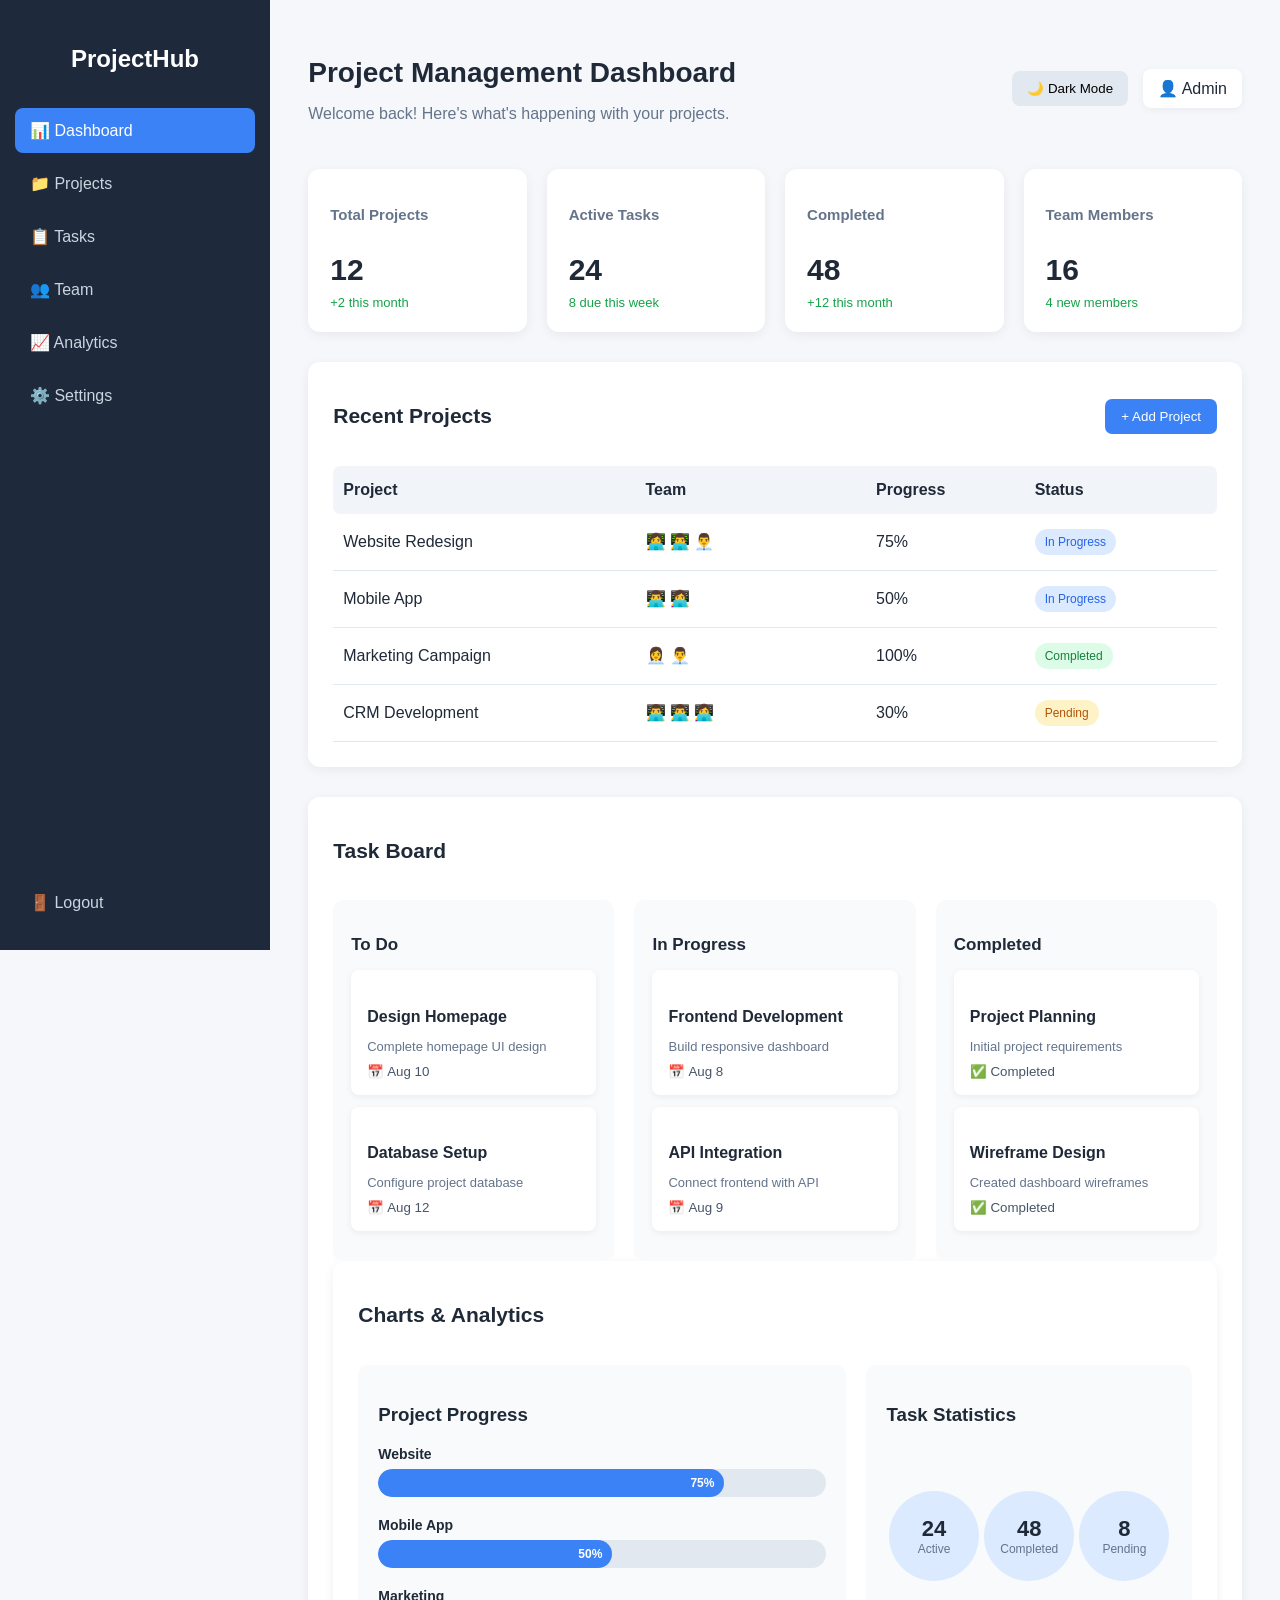
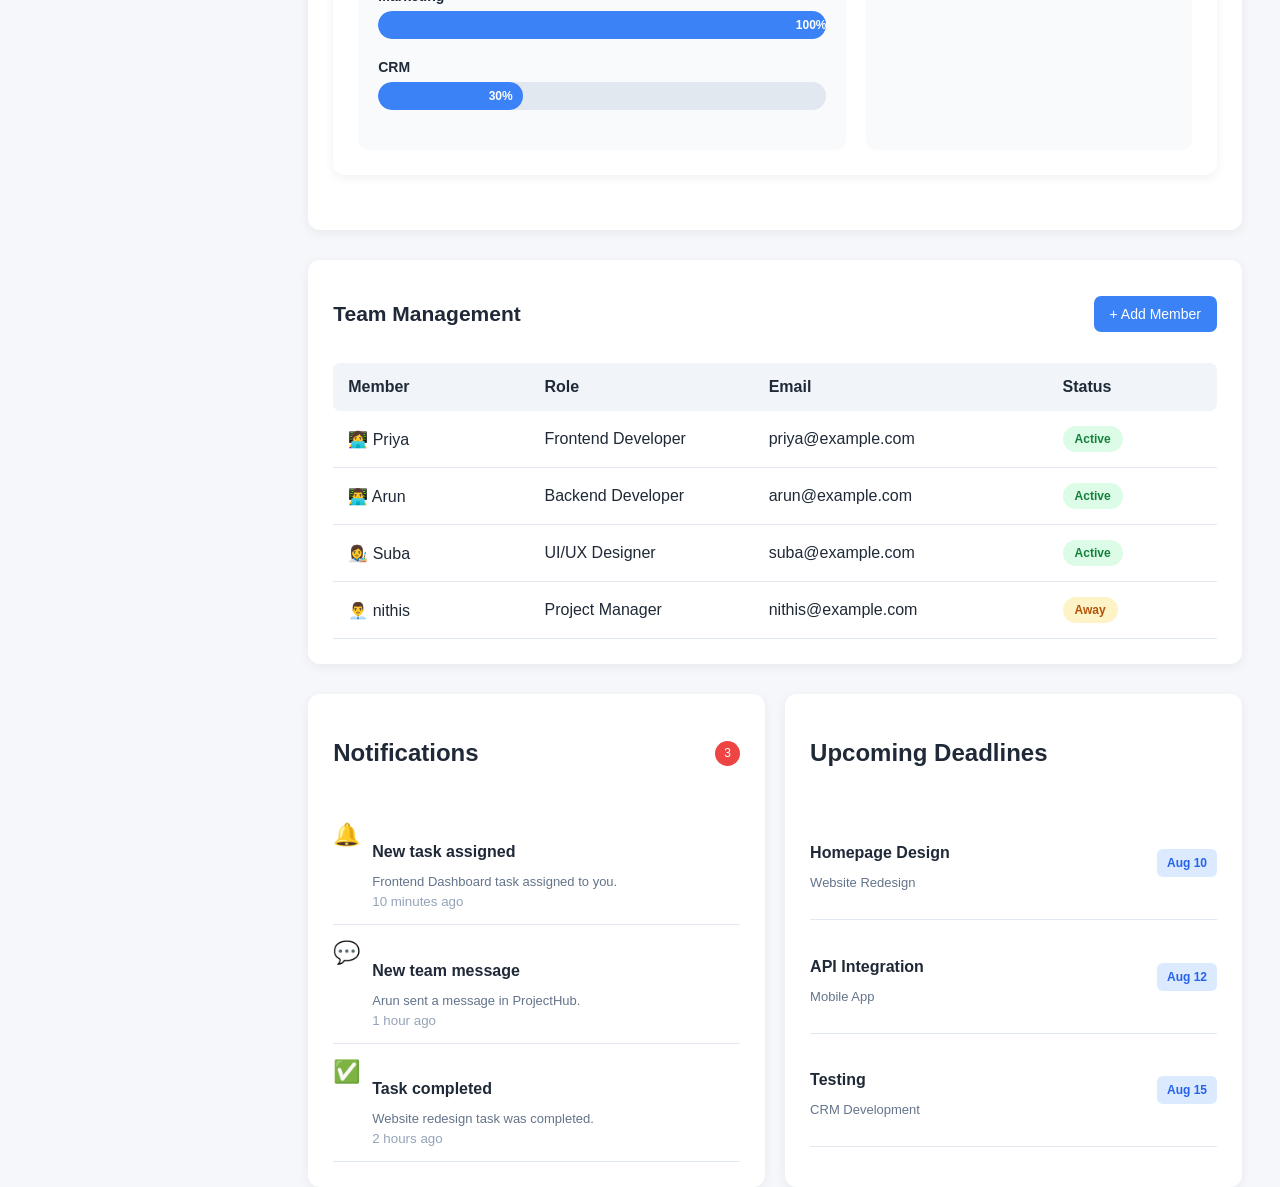
<file: index.html>
html
<!DOCTYPE html>
<html lang="en">
<head>
    <meta charset="UTF-8">
    <meta name="viewport" content="width=device-width, initial-scale=1.0">

    <title>Project Management Dashboard</title>

    <link rel="stylesheet" href="style.css">
</head>

<body>

    <!-- Sidebar -->
    <aside class="sidebar">

        <h2>ProjectHub</h2>

        <nav>
    <a href="index.html" class="active">📊 Dashboard</a>
    <a href="projects.html">📁 Projects</a>
    <a href="tasks.html">📋 Tasks</a>
    <a href="team.html">👥 Team</a>
    <a href="analytics.html">📈 Analytics</a>
    <a href="settings.html">⚙️ Settings</a>
</nav>

        <div class="sidebar-bottom">
            <a href="#">🚪 Logout</a>
        </div>

    </aside>


    <!-- Main Content -->
    <main class="main-content">

        <!-- Top Bar -->
        <header class="topbar">

            <div>
                <h1>Project Management Dashboard</h1>

                <p>
                    Welcome back! Here's what's happening with your projects.
                </p>
            </div>

            <div class="top-actions">

                <button id="themeBtn">
                    🌙 Dark Mode
                </button>

                <div class="profile">
                    👤 Admin
                </div>

            </div>

        </header>


        <!-- Statistics Cards -->
        <section class="stats">

            <div class="card">
                <h3>Total Projects</h3>
                <p class="number">12</p>
                <span>+2 this month</span>
            </div>

            <div class="card">
                <h3>Active Tasks</h3>
                <p class="number">24</p>
                <span>8 due this week</span>
            </div>

            <div class="card">
                <h3>Completed</h3>
                <p class="number">48</p>
                <span>+12 this month</span>
            </div>

            <div class="card">
                <h3>Team Members</h3>
                <p class="number">16</p>
                <span>4 new members</span>
            </div>

        </section>


        <!-- Recent Projects -->
        <section class="projects-section">

            <div class="section-header">

                <h2>Recent Projects</h2>

                <button class="add-btn">
                    + Add Project
                </button>

            </div>


            <div class="project-table">

                <div class="table-header">
                    <span>Project</span>
                    <span>Team</span>
                    <span>Progress</span>
                    <span>Status</span>
                </div>


                <div class="table-row">
                    <span>Website Redesign</span>
                    <span>👩‍💻 👨‍💻 👨‍💼</span>
                    <span>75%</span>
                    <span class="status progress">
                        In Progress
                    </span>
                </div>


                <div class="table-row">
                    <span>Mobile App</span>
                    <span>👨‍💻 👩‍💻</span>
                    <span>50%</span>
                    <span class="status progress">
                        In Progress
                    </span>
                </div>


                <div class="table-row">
                    <span>Marketing Campaign</span>
                    <span>👩‍💼 👨‍💼</span>
                    <span>100%</span>
                    <span class="status completed">
                        Completed
                    </span>
                </div>


                <div class="table-row">
                    <span>CRM Development</span>
                    <span>👨‍💻 👨‍💻 👩‍💻</span>
                    <span>30%</span>
                    <span class="status pending">
                        Pending
                    </span>
                </div>

            </div>

        </section>


        <!-- Task Board -->
        <section class="task-section">

            <div class="section-header">
                <h2>Task Board</h2>
            </div>


            <div class="task-board">


                <!-- To Do -->
                <div class="task-column">

                    <h3>To Do</h3>

                    <div class="task-card">

                        <h4>Design Homepage</h4>

                        <p>
                            Complete homepage UI design
                        </p>

                        <small>
                            📅 Aug 10
                        </small>

                    </div>


                    <div class="task-card">

                        <h4>Database Setup</h4>

                        <p>
                            Configure project database
                        </p>

                        <small>
                            📅 Aug 12
                        </small>

                    </div>

                </div>


                <!-- In Progress -->
                <div class="task-column">

                    <h3>In Progress</h3>

                    <div class="task-card">

                        <h4>Frontend Development</h4>

                        <p>
                            Build responsive dashboard
                        </p>

                        <small>
                            📅 Aug 8
                        </small>

                    </div>


                    <div class="task-card">

                        <h4>API Integration</h4>

                        <p>
                            Connect frontend with API
                        </p>

                        <small>
                            📅 Aug 9
                        </small>

                    </div>

                </div>


                <!-- Completed -->
                <div class="task-column">

                    <h3>Completed</h3>

                    <div class="task-card">

                        <h4>Project Planning</h4>

                        <p>
                            Initial project requirements
                        </p>

                        <small>
                            ✅ Completed
                        </small>

                    </div>


                    <div class="task-card">

                        <h4>Wireframe Design</h4>

                        <p>
                            Created dashboard wireframes
                        </p>

                        <small>
                            ✅ Completed
                        </small>

                    </div>

                </div>

            </div>

                    <!-- Charts & Analytics -->
        <section class="analytics-section">

            <div class="section-header">
                <h2>Charts & Analytics</h2>
            </div>

            <div class="charts-container">

                <!-- Project Progress Chart -->
                <div class="chart-card">

                    <h3>Project Progress</h3>

                    <div class="bar-chart">

                        <div class="bar-item">
                            <span>Website</span>
                            <div class="bar">
                                <div class="bar-fill" style="width: 75%;">
                                    75%
                                </div>
                            </div>
                        </div>

                        <div class="bar-item">
                            <span>Mobile App</span>
                            <div class="bar">
                                <div class="bar-fill" style="width: 50%;">
                                    50%
                                </div>
                            </div>
                        </div>

                        <div class="bar-item">
                            <span>Marketing</span>
                            <div class="bar">
                                <div class="bar-fill" style="width: 100%;">
                                    100%
                                </div>
                            </div>
                        </div>

                        <div class="bar-item">
                            <span>CRM</span>
                            <div class="bar">
                                <div class="bar-fill" style="width: 30%;">
                                    30%
                                </div>
                            </div>
                        </div>

                    </div>

                </div>


                <!-- Task Statistics -->
                <div class="chart-card">

                    <h3>Task Statistics</h3>

                    <div class="task-stats">

                        <div class="stat-circle">
                            <strong>24</strong>
                            <span>Active</span>
                        </div>

                        <div class="stat-circle">
                            <strong>48</strong>
                            <span>Completed</span>
                        </div>

                        <div class="stat-circle">
                            <strong>8</strong>
                            <span>Pending</span>
                        </div>

                    </div>

                </div>

            </div>

        </section>

        </section>
<!-- Team Management -->
<section class="team-section">

    <div class="section-header">
        <h2>Team Management</h2>

       <button class="add-member-btn" id="addMemberBtn">
    + Add Member
</button>
    </div>

    <div class="team-table">

        <div class="team-header">
            <span>Member</span>
            <span>Role</span>
            <span>Email</span>
            <span>Status</span>
        </div>

        <div class="team-row">
            <span>👩‍💻 Priya</span>
            <span>Frontend Developer</span>
            <span>priya@example.com</span>
            <span class="member-status active-status">
                Active
            </span>
        </div>

        <div class="team-row">
            <span>👨‍💻 Arun</span>
            <span>Backend Developer</span>
            <span>arun@example.com</span>
            <span class="member-status active-status">
                Active
            </span>
        </div>

        <div class="team-row">
            <span>👩‍🎨 Suba</span>
            <span>UI/UX Designer</span>
            <span>suba@example.com</span>
            <span class="member-status active-status">
                Active
            </span>
        </div>

        <div class="team-row">
            <span>👨‍💼 nithis</span>
            <span>Project Manager</span>
            <span>nithis@example.com</span>
            <span class="member-status away-status">
                Away
            </span>
        </div>

    </div>

</section>

<!-- Notifications & Deadlines -->

<section class="bottom-section">

    <!-- Notifications -->
    <div class="info-card">

        <div class="info-header">
            <h2>Notifications</h2>
            <span class="notification-count">3</span>
        </div>

        <div class="notification">
            <span class="notification-icon">🔔</span>

            <div>
                <h4>New task assigned</h4>
                <p>Frontend Dashboard task assigned to you.</p>
                <small>10 minutes ago</small>
            </div>
        </div>

        <div class="notification">
            <span class="notification-icon">💬</span>

            <div>
                <h4>New team message</h4>
                <p>Arun sent a message in ProjectHub.</p>
                <small>1 hour ago</small>
            </div>
        </div>

        <div class="notification">
            <span class="notification-icon">✅</span>

            <div>
                <h4>Task completed</h4>
                <p>Website redesign task was completed.</p>
                <small>2 hours ago</small>
            </div>
        </div>

    </div>


    <!-- Upcoming Deadlines -->
    <div class="info-card">

        <div class="info-header">
            <h2>Upcoming Deadlines</h2>
        </div>

        <div class="deadline">
            <div>
                <h4>Homepage Design</h4>
                <p>Website Redesign</p>
            </div>

            <span>Aug 10</span>
        </div>

        <div class="deadline">
            <div>
                <h4>API Integration</h4>
                <p>Mobile App</p>
            </div>

            <span>Aug 12</span>
        </div>

        <div class="deadline">
            <div>
                <h4>Testing</h4>
                <p>CRM Development</p>
            </div>

            <span>Aug 15</span>
        </div>

    </div>

</section>

    </main>


    <!-- JavaScript -->
    <script src="script.js"></script>

</body>
</html>
</file>
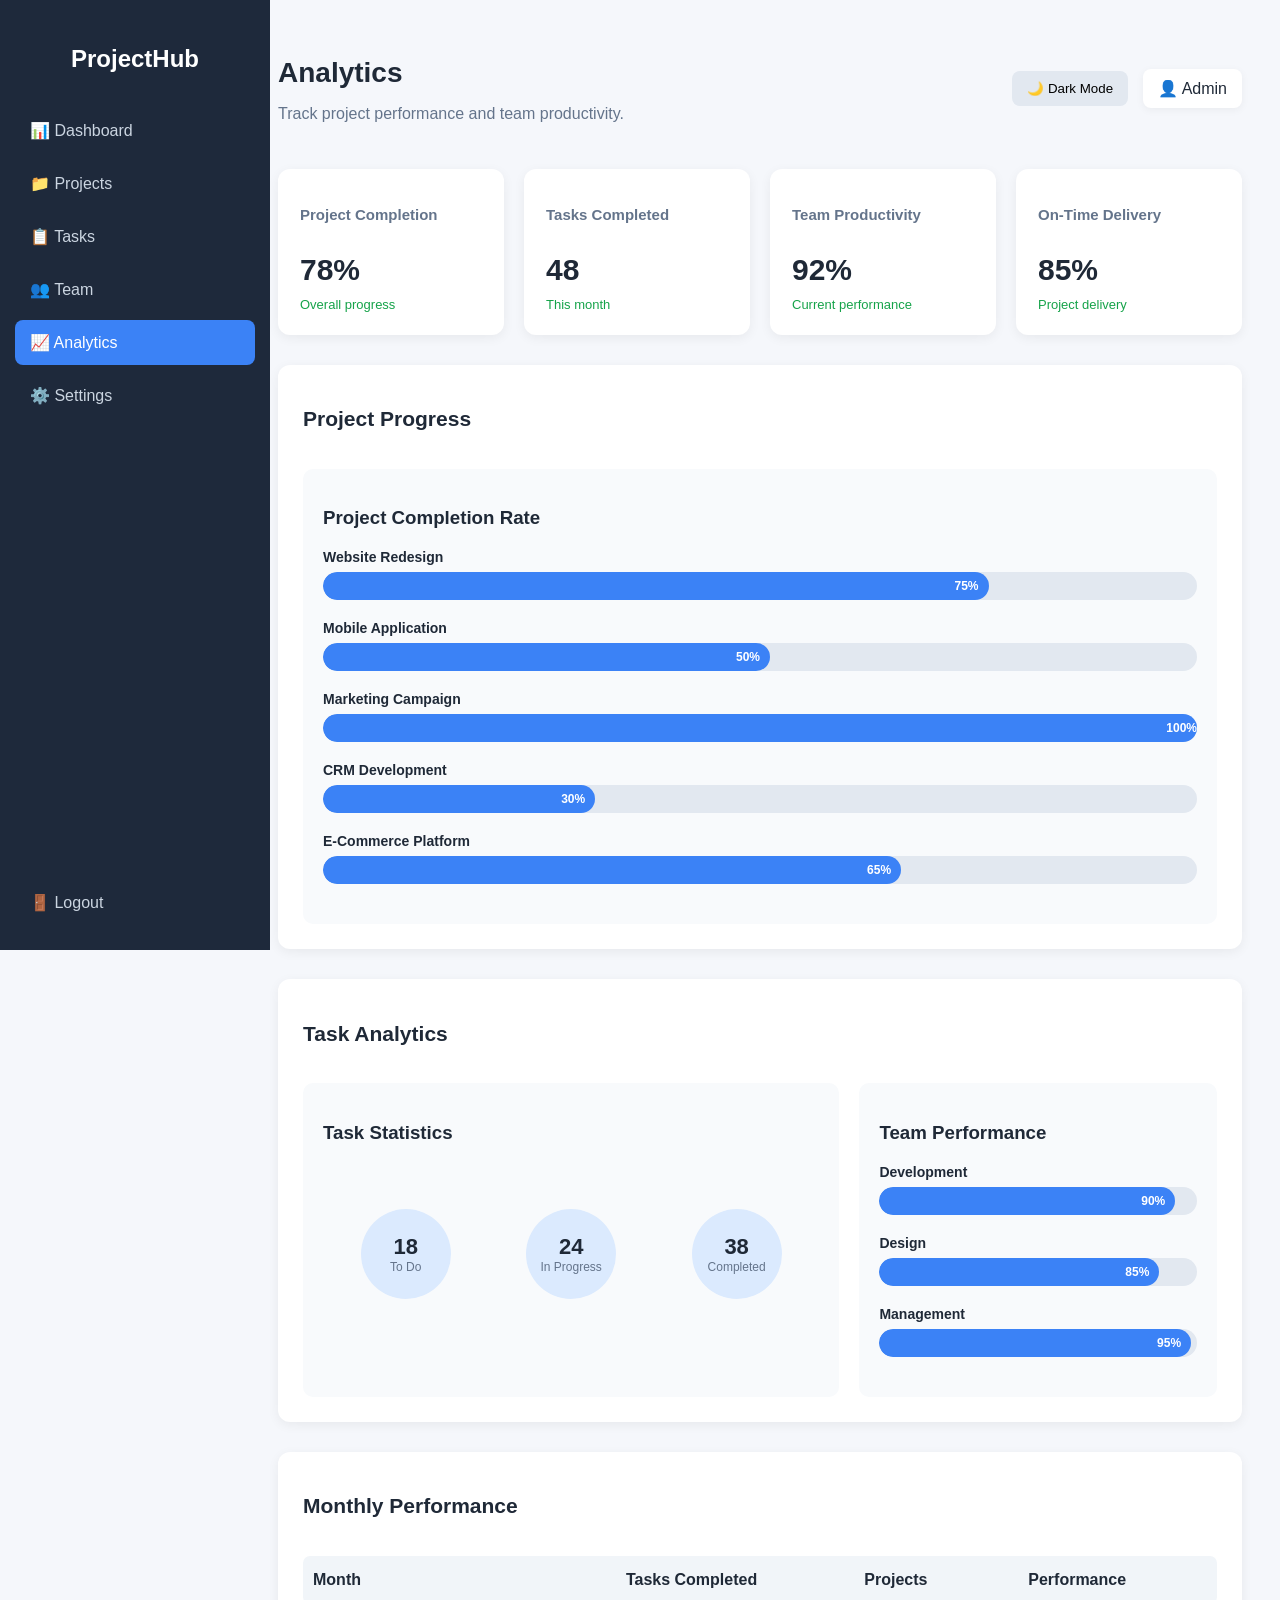
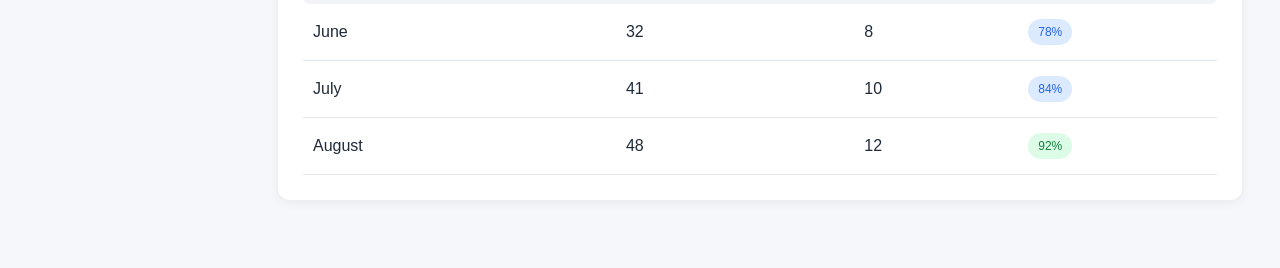
<file: analytics.html>
<!DOCTYPE html>
<html lang="en">

<head>
    <meta charset="UTF-8">
    <meta name="viewport" content="width=device-width, initial-scale=1.0">

    <title>Analytics - ProjectHub</title>

    <link rel="stylesheet" href="style.css">
</head>

<body>

    <!-- Sidebar -->

    <aside class="sidebar">

        <h2>ProjectHub</h2>

        <nav>
            <a href="index.html">📊 Dashboard</a>
            <a href="projects.html">📁 Projects</a>
            <a href="tasks.html">📋 Tasks</a>
            <a href="team.html">👥 Team</a>
            <a href="analytics.html" class="active">📈 Analytics</a>
            <a href="settings.html">⚙️ Settings</a>
        </nav>

        <div class="sidebar-bottom">
            <a href="index.html">🚪 Logout</a>
        </div>

    </aside>


    <!-- Main Content -->

    <main class="main-content">

        <!-- Header -->

        <header class="topbar">

            <div>

                <h1>Analytics</h1>

                <p>
                    Track project performance and team productivity.
                </p>

            </div>

            <div class="top-actions">

                <button id="themeBtn">
                    🌙 Dark Mode
                </button>

                <div class="profile">
                    👤 Admin
                </div>

            </div>

        </header>


        <!-- Analytics Statistics -->

        <section class="stats">

            <div class="card">

                <h3>Project Completion</h3>

                <p class="number">
                    78%
                </p>

                <span>
                    Overall progress
                </span>

            </div>


            <div class="card">

                <h3>Tasks Completed</h3>

                <p class="number">
                    48
                </p>

                <span>
                    This month
                </span>

            </div>


            <div class="card">

                <h3>Team Productivity</h3>

                <p class="number">
                    92%
                </p>

                <span>
                    Current performance
                </span>

            </div>


            <div class="card">

                <h3>On-Time Delivery</h3>

                <p class="number">
                    85%
                </p>

                <span>
                    Project delivery
                </span>

            </div>

        </section>


        <!-- Project Progress -->

        <section class="analytics-section">

            <div class="section-header">

                <h2>Project Progress</h2>

            </div>


            <div class="chart-card">

                <h3>Project Completion Rate</h3>

                <div class="bar-chart">


                    <div class="bar-item">

                        <span>Website Redesign</span>

                        <div class="bar">

                            <div class="bar-fill" style="width: 75%;">
                                75%
                            </div>

                        </div>

                    </div>


                    <div class="bar-item">

                        <span>Mobile Application</span>

                        <div class="bar">

                            <div class="bar-fill" style="width: 50%;">
                                50%
                            </div>

                        </div>

                    </div>


                    <div class="bar-item">

                        <span>Marketing Campaign</span>

                        <div class="bar">

                            <div class="bar-fill" style="width: 100%;">
                                100%
                            </div>

                        </div>

                    </div>


                    <div class="bar-item">

                        <span>CRM Development</span>

                        <div class="bar">

                            <div class="bar-fill" style="width: 30%;">
                                30%
                            </div>

                        </div>

                    </div>


                    <div class="bar-item">

                        <span>E-Commerce Platform</span>

                        <div class="bar">

                            <div class="bar-fill" style="width: 65%;">
                                65%
                            </div>

                        </div>

                    </div>

                </div>

            </div>

        </section>


        <!-- Task Analytics -->

        <section class="analytics-section">

            <div class="section-header">

                <h2>Task Analytics</h2>

            </div>


            <div class="charts-container">


                <!-- Task Statistics -->

                <div class="chart-card">

                    <h3>Task Statistics</h3>

                    <div class="task-stats">

                        <div class="stat-circle">

                            <strong>18</strong>

                            <span>To Do</span>

                        </div>


                        <div class="stat-circle">

                            <strong>24</strong>

                            <span>In Progress</span>

                        </div>


                        <div class="stat-circle">

                            <strong>38</strong>

                            <span>Completed</span>

                        </div>

                    </div>

                </div>


                <!-- Team Performance -->

                <div class="chart-card">

                    <h3>Team Performance</h3>

                    <div class="bar-chart">


                        <div class="bar-item">

                            <span>Development</span>

                            <div class="bar">

                                <div class="bar-fill" style="width: 90%;">
                                    90%
                                </div>

                            </div>

                        </div>


                        <div class="bar-item">

                            <span>Design</span>

                            <div class="bar">

                                <div class="bar-fill" style="width: 85%;">
                                    85%
                                </div>

                            </div>

                        </div>


                        <div class="bar-item">

                            <span>Management</span>

                            <div class="bar">

                                <div class="bar-fill" style="width: 95%;">
                                    95%
                                </div>

                            </div>

                        </div>

                    </div>

                </div>

            </div>

        </section>


        <!-- Monthly Performance -->

        <section class="projects-section">

            <div class="section-header">

                <h2>Monthly Performance</h2>

            </div>


            <div class="project-table">

                <div class="table-header">

                    <span>Month</span>
                    <span>Tasks Completed</span>
                    <span>Projects</span>
                    <span>Performance</span>

                </div>


                <div class="table-row">

                    <span>June</span>
                    <span>32</span>
                    <span>8</span>
                    <span class="status progress">
                        78%
                    </span>

                </div>


                <div class="table-row">

                    <span>July</span>
                    <span>41</span>
                    <span>10</span>
                    <span class="status progress">
                        84%
                    </span>

                </div>


                <div class="table-row">

                    <span>August</span>
                    <span>48</span>
                    <span>12</span>
                    <span class="status completed">
                        92%
                    </span>

                </div>

            </div>

        </section>

    </main>


    <script src="script.js"></script>

</body>

</html>
</file>
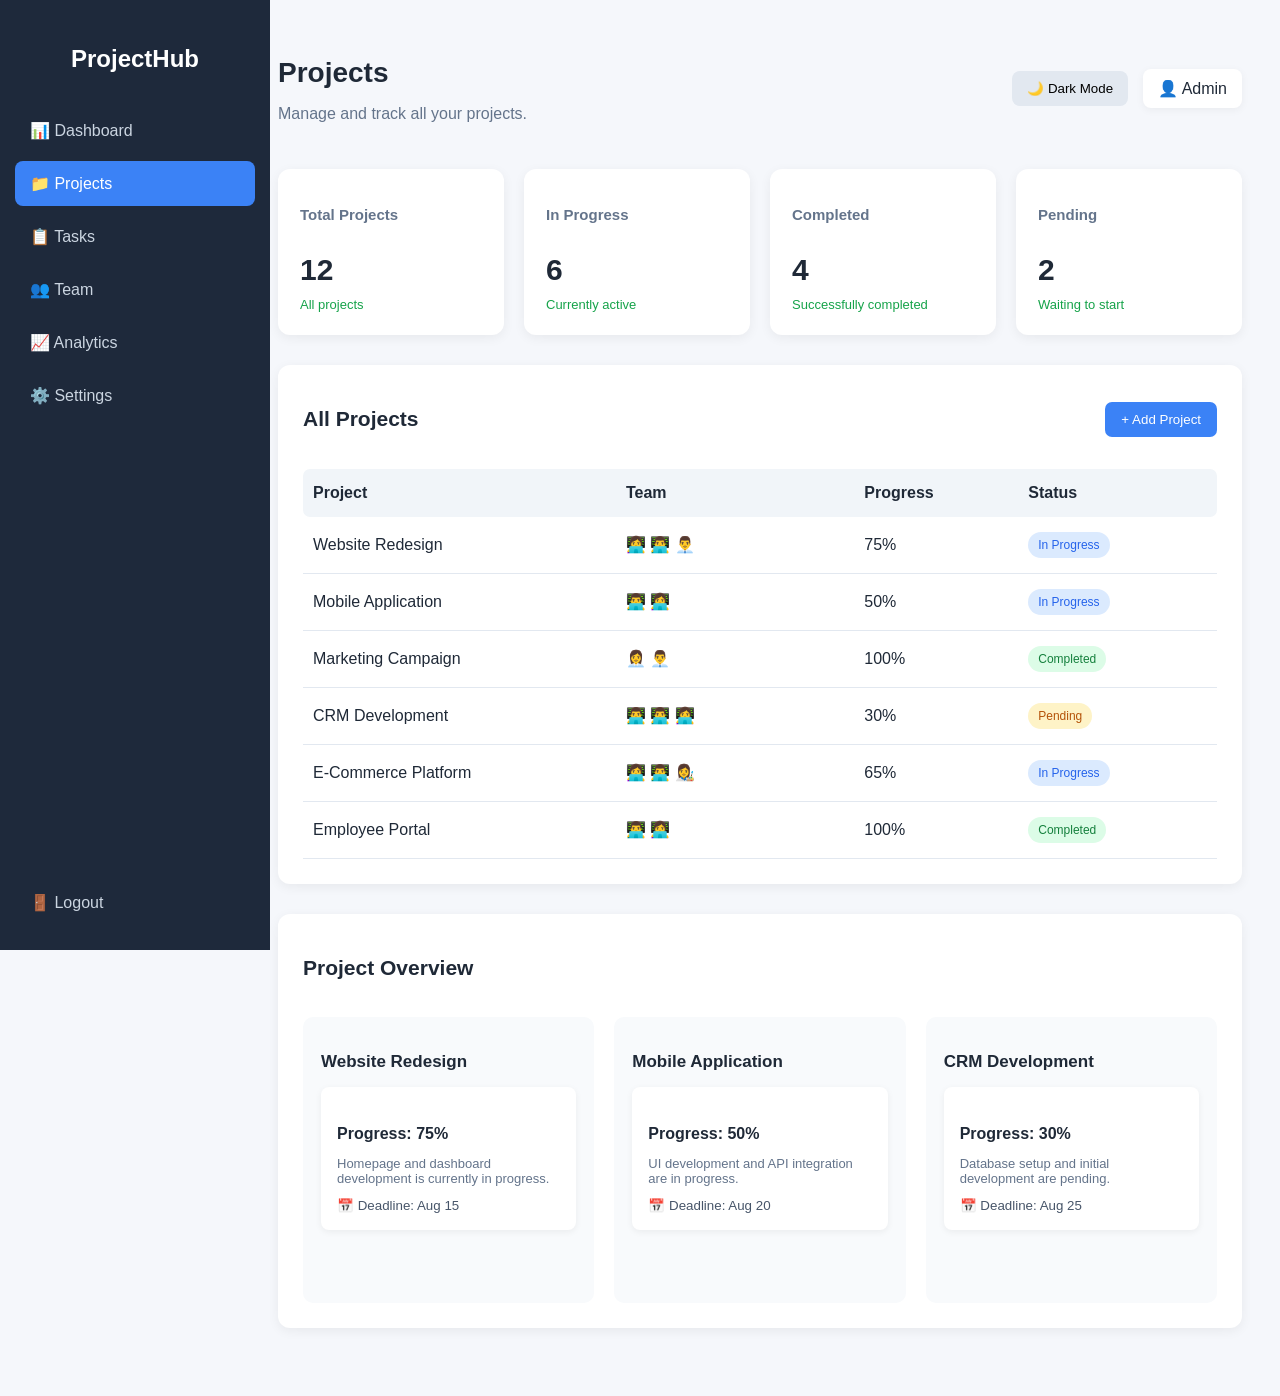
<file: projects.html>
<!DOCTYPE html>
<html lang="en">

<head>
    <meta charset="UTF-8">
    <meta name="viewport" content="width=device-width, initial-scale=1.0">

    <title>Projects - ProjectHub</title>

    <link rel="stylesheet" href="style.css">
</head>

<body>

    <!-- Sidebar -->

    <aside class="sidebar">

        <h2>ProjectHub</h2>

        <nav>
            <a href="index.html">📊 Dashboard</a>
            <a href="projects.html" class="active">📁 Projects</a>
            <a href="tasks.html">📋 Tasks</a>
            <a href="team.html">👥 Team</a>
            <a href="analytics.html">📈 Analytics</a>
            <a href="settings.html">⚙️ Settings</a>
        </nav>

        <div class="sidebar-bottom">
            <a href="index.html">🚪 Logout</a>
        </div>

    </aside>


    <!-- Main Content -->

    <main class="main-content">

        <!-- Header -->

        <header class="topbar">

            <div>

                <h1>Projects</h1>

                <p>
                    Manage and track all your projects.
                </p>

            </div>

            <div class="top-actions">

                <button id="themeBtn">
                    🌙 Dark Mode
                </button>

                <div class="profile">
                    👤 Admin
                </div>

            </div>

        </header>


        <!-- Project Statistics -->

        <section class="stats">

            <div class="card">

                <h3>Total Projects</h3>

                <p class="number">
                    12
                </p>

                <span>
                    All projects
                </span>

            </div>


            <div class="card">

                <h3>In Progress</h3>

                <p class="number">
                    6
                </p>

                <span>
                    Currently active
                </span>

            </div>


            <div class="card">

                <h3>Completed</h3>

                <p class="number">
                    4
                </p>

                <span>
                    Successfully completed
                </span>

            </div>


            <div class="card">

                <h3>Pending</h3>

                <p class="number">
                    2
                </p>

                <span>
                    Waiting to start
                </span>

            </div>

        </section>


        <!-- Projects List -->

        <section class="projects-section">

            <div class="section-header">

                <h2>All Projects</h2>

                <button class="add-btn" id="addProjectBtn">
                    + Add Project
                </button>

            </div>


            <div class="project-table">

                <!-- Table Header -->

                <div class="table-header">

                    <span>Project</span>

                    <span>Team</span>

                    <span>Progress</span>

                    <span>Status</span>

                </div>


                <!-- Project 1 -->

                <div class="table-row">

                    <span>
                        Website Redesign
                    </span>

                    <span>
                        👩‍💻 👨‍💻 👨‍💼
                    </span>

                    <span>
                        75%
                    </span>

                    <span class="status progress">
                        In Progress
                    </span>

                </div>


                <!-- Project 2 -->

                <div class="table-row">

                    <span>
                        Mobile Application
                    </span>

                    <span>
                        👨‍💻 👩‍💻
                    </span>

                    <span>
                        50%
                    </span>

                    <span class="status progress">
                        In Progress
                    </span>

                </div>


                <!-- Project 3 -->

                <div class="table-row">

                    <span>
                        Marketing Campaign
                    </span>

                    <span>
                        👩‍💼 👨‍💼
                    </span>

                    <span>
                        100%
                    </span>

                    <span class="status completed">
                        Completed
                    </span>

                </div>


                <!-- Project 4 -->

                <div class="table-row">

                    <span>
                        CRM Development
                    </span>

                    <span>
                        👨‍💻 👨‍💻 👩‍💻
                    </span>

                    <span>
                        30%
                    </span>

                    <span class="status pending">
                        Pending
                    </span>

                </div>


                <!-- Project 5 -->

                <div class="table-row">

                    <span>
                        E-Commerce Platform
                    </span>

                    <span>
                        👩‍💻 👨‍💻 👩‍🎨
                    </span>

                    <span>
                        65%
                    </span>

                    <span class="status progress">
                        In Progress
                    </span>

                </div>


                <!-- Project 6 -->

                <div class="table-row">

                    <span>
                        Employee Portal
                    </span>

                    <span>
                        👨‍💻 👩‍💻
                    </span>

                    <span>
                        100%
                    </span>

                    <span class="status completed">
                        Completed
                    </span>

                </div>

            </div>

        </section>


        <!-- Project Cards -->

        <section class="task-section">

            <div class="section-header">

                <h2>Project Overview</h2>

            </div>


            <div class="task-board">

                <div class="task-column">

                    <h3>Website Redesign</h3>

                    <div class="task-card">

                        <h4>Progress: 75%</h4>

                        <p>
                            Homepage and dashboard development
                            is currently in progress.
                        </p>

                        <small>
                            📅 Deadline: Aug 15
                        </small>

                    </div>

                </div>


                <div class="task-column">

                    <h3>Mobile Application</h3>

                    <div class="task-card">

                        <h4>Progress: 50%</h4>

                        <p>
                            UI development and API integration
                            are in progress.
                        </p>

                        <small>
                            📅 Deadline: Aug 20
                        </small>

                    </div>

                </div>


                <div class="task-column">

                    <h3>CRM Development</h3>

                    <div class="task-card">

                        <h4>Progress: 30%</h4>

                        <p>
                            Database setup and initial development
                            are pending.
                        </p>

                        <small>
                            📅 Deadline: Aug 25
                        </small>

                    </div>

                </div>

            </div>

        </section>

    </main>


    <script src="script.js"></script>

</body>

</html>
</file>
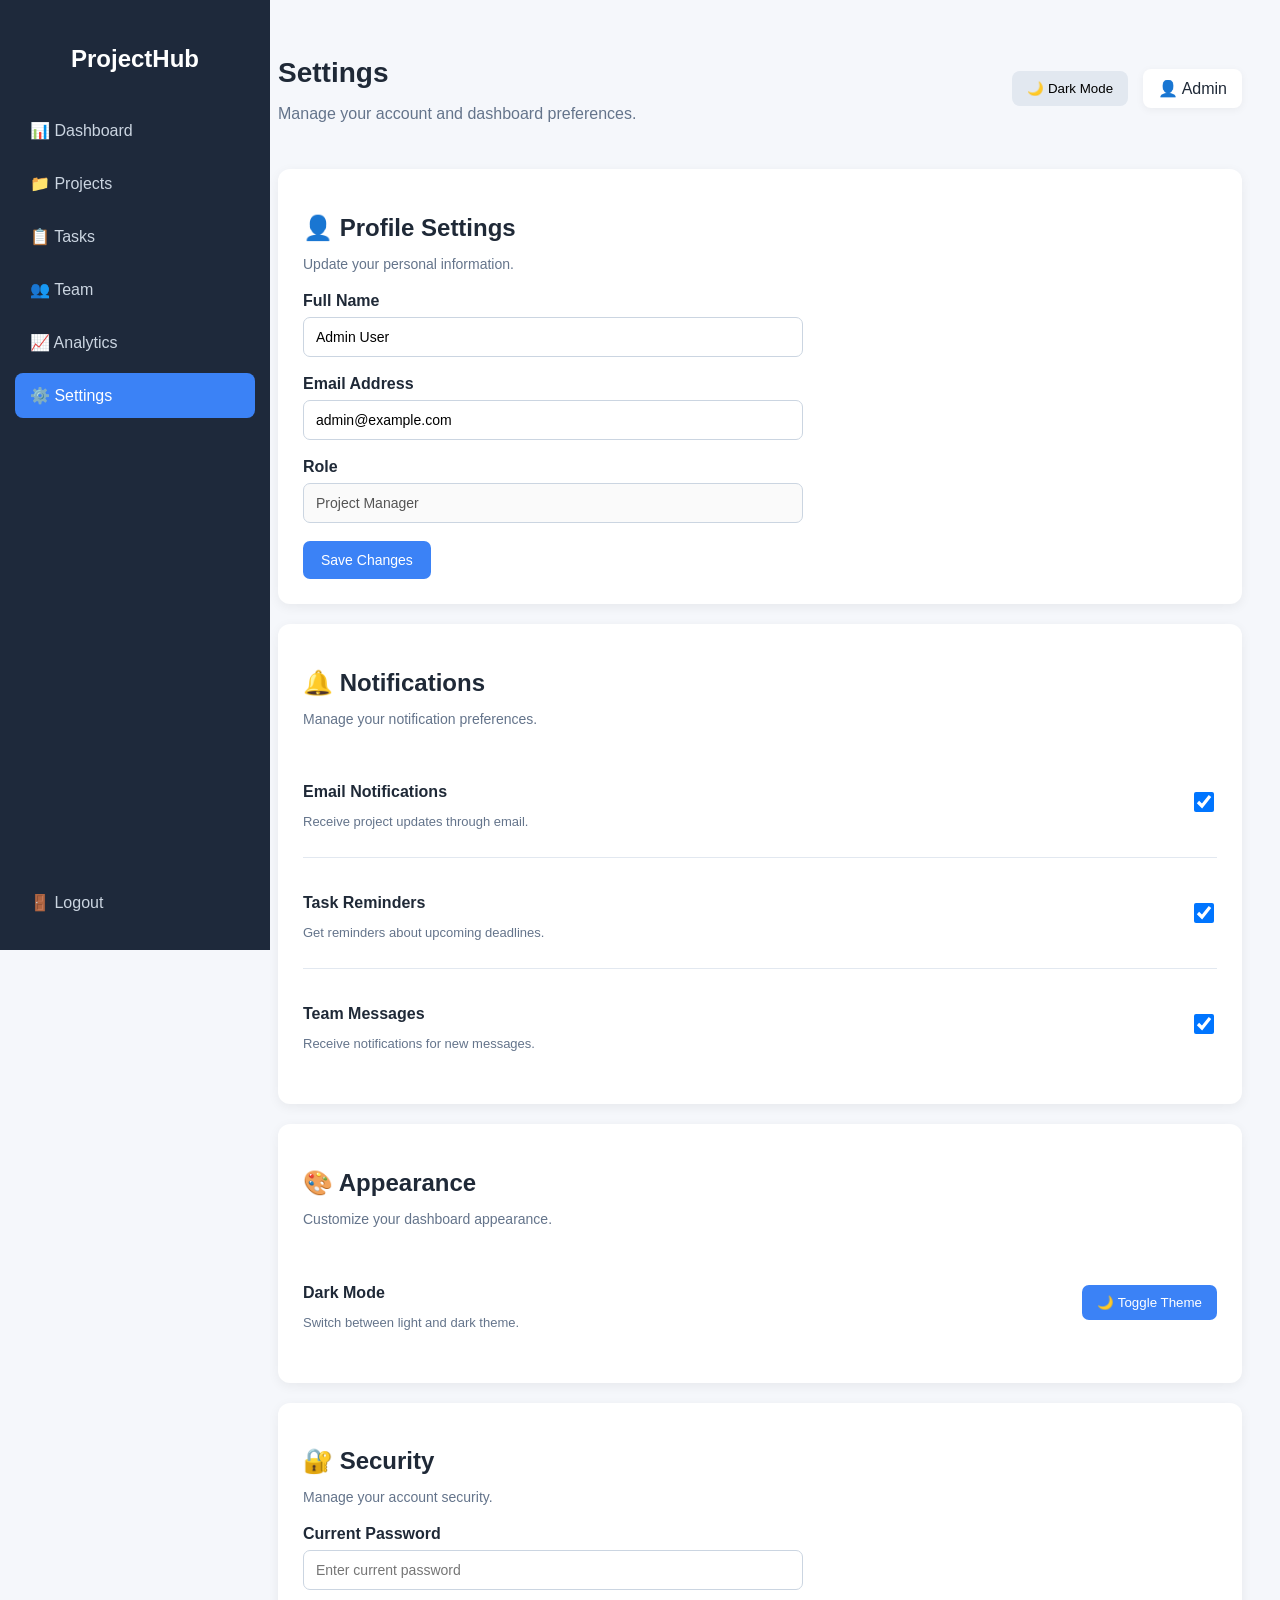
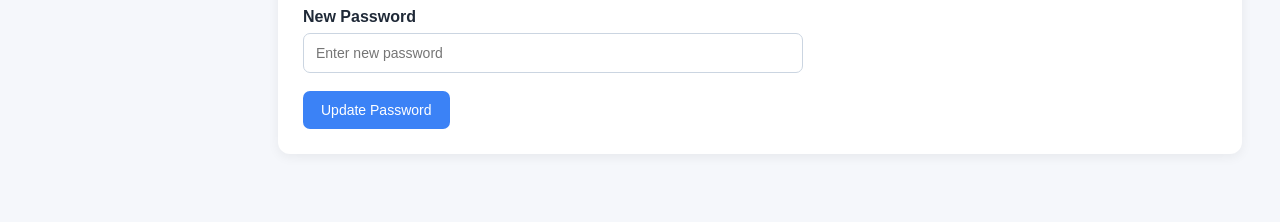
<file: settings.html>
<!DOCTYPE html>
<html lang="en">

<head>
    <meta charset="UTF-8">
    <meta name="viewport" content="width=device-width, initial-scale=1.0">

    <title>Settings - ProjectHub</title>

    <link rel="stylesheet" href="style.css">
</head>

<body>

    <!-- Sidebar -->

    <aside class="sidebar">

        <h2>ProjectHub</h2>

        <nav>
            <a href="index.html">📊 Dashboard</a>
            <a href="projects.html">📁 Projects</a>
            <a href="tasks.html">📋 Tasks</a>
            <a href="team.html">👥 Team</a>
            <a href="analytics.html">📈 Analytics</a>
            <a href="settings.html" class="active">⚙️ Settings</a>
        </nav>

        <div class="sidebar-bottom">
            <a href="index.html">🚪 Logout</a>
        </div>

    </aside>


    <!-- Main Content -->

    <main class="main-content">

        <!-- Header -->

        <header class="topbar">

            <div>

                <h1>Settings</h1>

                <p>
                    Manage your account and dashboard preferences.
                </p>

            </div>

            <div class="top-actions">

                <button id="themeBtn">
                    🌙 Dark Mode
                </button>

                <div class="profile">
                    👤 Admin
                </div>

            </div>

        </header>


        <!-- Profile Settings -->

        <section class="settings-section">

            <div class="settings-card">

                <h2>👤 Profile Settings</h2>

                <p class="settings-description">
                    Update your personal information.
                </p>

                <div class="form-group">

                    <label>Full Name</label>

                    <input
                        type="text"
                        value="Admin User"
                        id="userName"
                    >

                </div>


                <div class="form-group">

                    <label>Email Address</label>

                    <input
                        type="email"
                        value="admin@example.com"
                        id="userEmail"
                    >

                </div>


                <div class="form-group">

                    <label>Role</label>

                    <input
                        type="text"
                        value="Project Manager"
                        disabled
                    >

                </div>

               <button class="save-btn" id="saveProfileBtn">
    Save Changes
</button>
            </div>


            <!-- Notification Settings -->

            <div class="settings-card">

                <h2>🔔 Notifications</h2>

                <p class="settings-description">
                    Manage your notification preferences.
                </p>


                <div class="setting-option">

                    <div>

                        <h4>Email Notifications</h4>

                        <p>
                            Receive project updates through email.
                        </p>

                    </div>

                    <input
                        type="checkbox"
                        checked
                    >

                </div>


                <div class="setting-option">

                    <div>

                        <h4>Task Reminders</h4>

                        <p>
                            Get reminders about upcoming deadlines.
                        </p>

                    </div>

                    <input
                        type="checkbox"
                        checked
                    >

                </div>


                <div class="setting-option">

                    <div>

                        <h4>Team Messages</h4>

                        <p>
                            Receive notifications for new messages.
                        </p>

                    </div>

                    <input
                        type="checkbox"
                        checked
                    >

                </div>

            </div>


            <!-- Appearance -->

            <div class="settings-card">

                <h2>🎨 Appearance</h2>

                <p class="settings-description">
                    Customize your dashboard appearance.
                </p>


                <div class="setting-option">

                    <div>

                        <h4>Dark Mode</h4>

                        <p>
                            Switch between light and dark theme.
                        </p>

                    </div>

                    <button
                        class="theme-settings-btn"
                        id="settingsThemeBtn"
                    >
                        🌙 Toggle Theme
                    </button>

                </div>

            </div>


            <!-- Security -->

            <div class="settings-card">

                <h2>🔐 Security</h2>

                <p class="settings-description">
                    Manage your account security.
                </p>


                <div class="form-group">

                    <label>Current Password</label>

                    <input
                        type="password"
                        placeholder="Enter current password"
                    >

                </div>


                <div class="form-group">

                    <label>New Password</label>

                    <input
                        type="password"
                        placeholder="Enter new password"
                    >

                </div>


                <button class="save-btn">
                    Update Password
                </button>

            </div>

        </section>

    </main>


    <script src="script.js"></script>

</body>

</html>
</file>
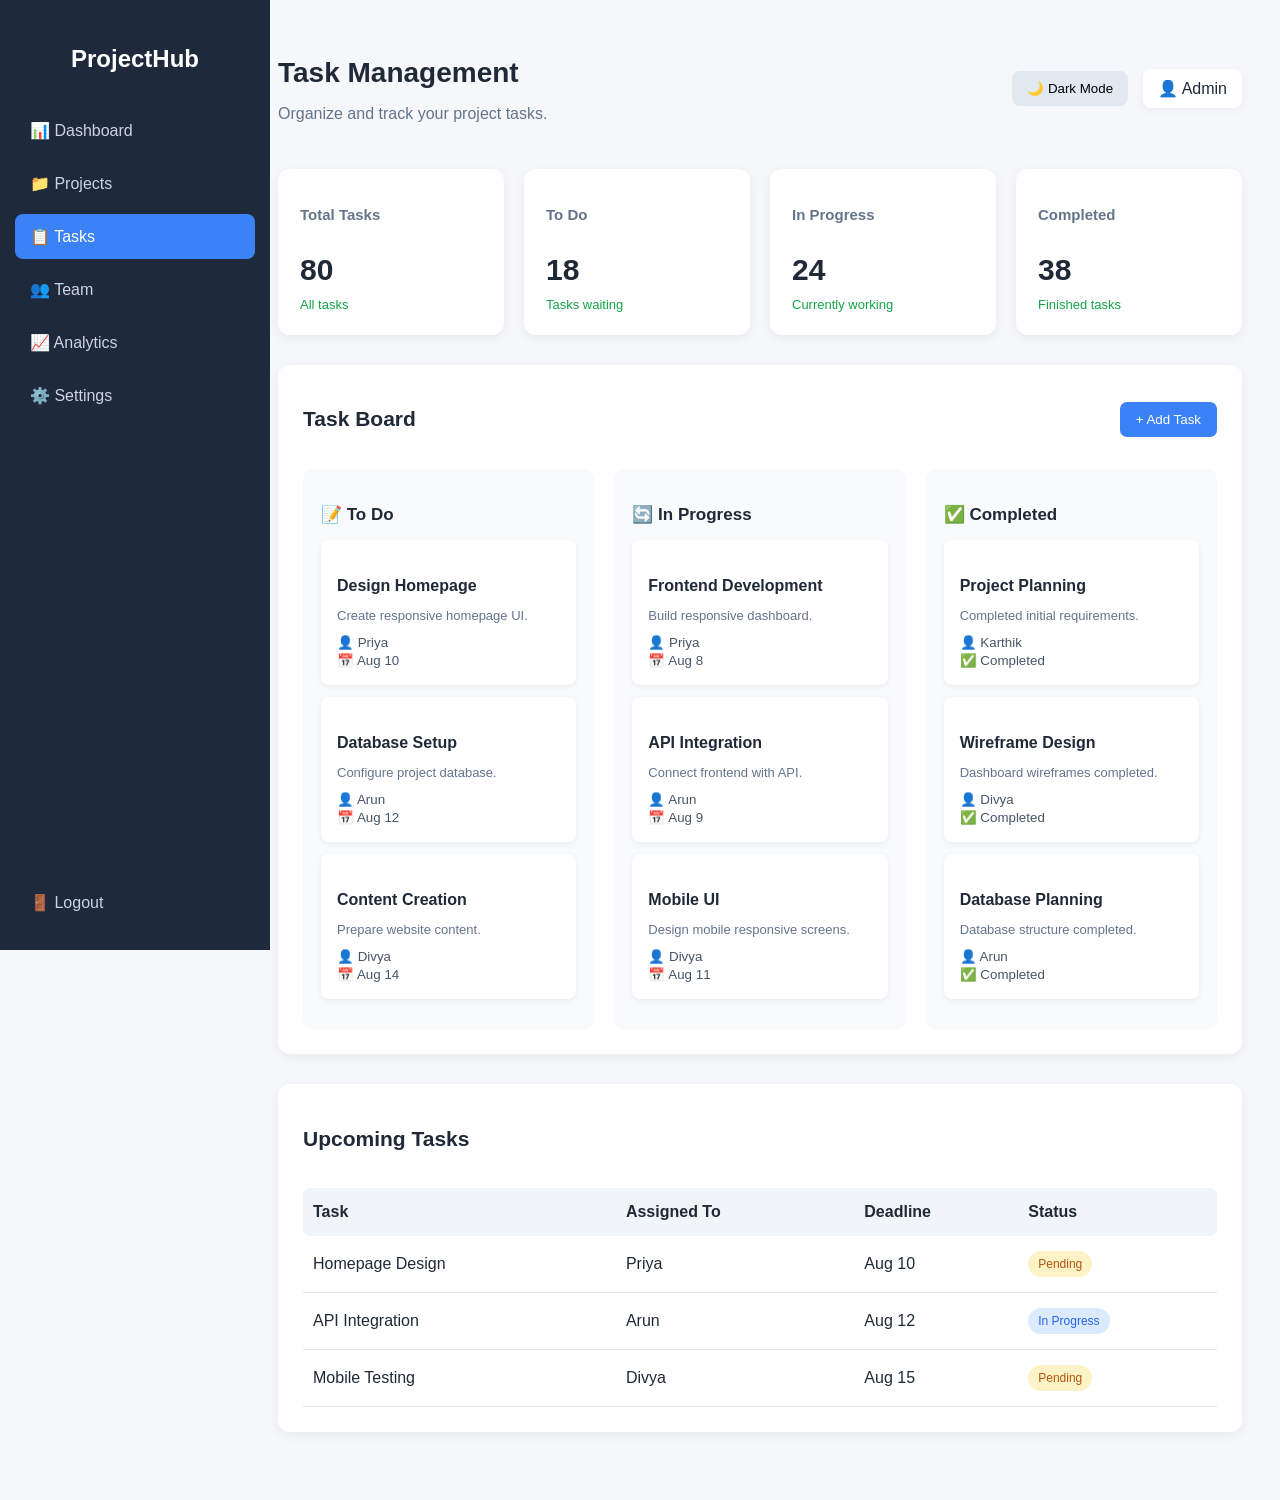
<file: tasks.html>
<!DOCTYPE html>
<html lang="en">

<head>
    <meta charset="UTF-8">
    <meta name="viewport" content="width=device-width, initial-scale=1.0">

    <title>Tasks - ProjectHub</title>

    <link rel="stylesheet" href="style.css">
</head>

<body>

    <!-- Sidebar -->

    <aside class="sidebar">

        <h2>ProjectHub</h2>

        <nav>
            <a href="index.html">📊 Dashboard</a>
            <a href="projects.html">📁 Projects</a>
            <a href="tasks.html" class="active">📋 Tasks</a>
            <a href="team.html">👥 Team</a>
            <a href="analytics.html">📈 Analytics</a>
            <a href="settings.html">⚙️ Settings</a>
        </nav>

        <div class="sidebar-bottom">
            <a href="index.html">🚪 Logout</a>
        </div>

    </aside>


    <!-- Main Content -->

    <main class="main-content">

        <!-- Header -->

        <header class="topbar">

            <div>

                <h1>Task Management</h1>

                <p>
                    Organize and track your project tasks.
                </p>

            </div>

            <div class="top-actions">

                <button id="themeBtn">
                    🌙 Dark Mode
                </button>

                <div class="profile">
                    👤 Admin
                </div>

            </div>

        </header>


        <!-- Task Statistics -->

        <section class="stats">

            <div class="card">

                <h3>Total Tasks</h3>

                <p class="number">
                    80
                </p>

                <span>
                    All tasks
                </span>

            </div>


            <div class="card">

                <h3>To Do</h3>

                <p class="number">
                    18
                </p>

                <span>
                    Tasks waiting
                </span>

            </div>


            <div class="card">

                <h3>In Progress</h3>

                <p class="number">
                    24
                </p>

                <span>
                    Currently working
                </span>

            </div>


            <div class="card">

                <h3>Completed</h3>

                <p class="number">
                    38
                </p>

                <span>
                    Finished tasks
                </span>

            </div>

        </section>


        <!-- Task Board -->

        <section class="task-section">

            <div class="section-header">

                <h2>Task Board</h2>

                <button class="add-btn" id="addTaskBtn">
                    + Add Task
                </button>

            </div>


            <div class="task-board">


                <!-- TO DO -->

                <div class="task-column">

                    <h3>📝 To Do</h3>


                    <div class="task-card">

                        <h4>Design Homepage</h4>

                        <p>
                            Create responsive homepage UI.
                        </p>

                        <small>
                            👤 Priya
                        </small>

                        <br>

                        <small>
                            📅 Aug 10
                        </small>

                    </div>


                    <div class="task-card">

                        <h4>Database Setup</h4>

                        <p>
                            Configure project database.
                        </p>

                        <small>
                            👤 Arun
                        </small>

                        <br>

                        <small>
                            📅 Aug 12
                        </small>

                    </div>


                    <div class="task-card">

                        <h4>Content Creation</h4>

                        <p>
                            Prepare website content.
                        </p>

                        <small>
                            👤 Divya
                        </small>

                        <br>

                        <small>
                            📅 Aug 14
                        </small>

                    </div>

                </div>


                <!-- IN PROGRESS -->

                <div class="task-column">

                    <h3>🔄 In Progress</h3>


                    <div class="task-card">

                        <h4>Frontend Development</h4>

                        <p>
                            Build responsive dashboard.
                        </p>

                        <small>
                            👤 Priya
                        </small>

                        <br>

                        <small>
                            📅 Aug 8
                        </small>

                    </div>


                    <div class="task-card">

                        <h4>API Integration</h4>

                        <p>
                            Connect frontend with API.
                        </p>

                        <small>
                            👤 Arun
                        </small>

                        <br>

                        <small>
                            📅 Aug 9
                        </small>

                    </div>


                    <div class="task-card">

                        <h4>Mobile UI</h4>

                        <p>
                            Design mobile responsive screens.
                        </p>

                        <small>
                            👤 Divya
                        </small>

                        <br>

                        <small>
                            📅 Aug 11
                        </small>

                    </div>

                </div>


                <!-- COMPLETED -->

                <div class="task-column">

                    <h3>✅ Completed</h3>


                    <div class="task-card">

                        <h4>Project Planning</h4>

                        <p>
                            Completed initial requirements.
                        </p>

                        <small>
                            👤 Karthik
                        </small>

                        <br>

                        <small>
                            ✅ Completed
                        </small>

                    </div>


                    <div class="task-card">

                        <h4>Wireframe Design</h4>

                        <p>
                            Dashboard wireframes completed.
                        </p>

                        <small>
                            👤 Divya
                        </small>

                        <br>

                        <small>
                            ✅ Completed
                        </small>

                    </div>


                    <div class="task-card">

                        <h4>Database Planning</h4>

                        <p>
                            Database structure completed.
                        </p>

                        <small>
                            👤 Arun
                        </small>

                        <br>

                        <small>
                            ✅ Completed
                        </small>

                    </div>

                </div>

            </div>

        </section>


        <!-- Upcoming Tasks -->

        <section class="projects-section">

            <div class="section-header">

                <h2>Upcoming Tasks</h2>

            </div>


            <div class="project-table">

                <div class="table-header">

                    <span>Task</span>
                    <span>Assigned To</span>
                    <span>Deadline</span>
                    <span>Status</span>

                </div>


                <div class="table-row">

                    <span>
                        Homepage Design
                    </span>

                    <span>
                        Priya
                    </span>

                    <span>
                        Aug 10
                    </span>

                    <span class="status pending">
                        Pending
                    </span>

                </div>


                <div class="table-row">

                    <span>
                        API Integration
                    </span>

                    <span>
                        Arun
                    </span>

                    <span>
                        Aug 12
                    </span>

                    <span class="status progress">
                        In Progress
                    </span>

                </div>


                <div class="table-row">

                    <span>
                        Mobile Testing
                    </span>

                    <span>
                        Divya
                    </span>

                    <span>
                        Aug 15
                    </span>

                    <span class="status pending">
                        Pending
                    </span>

                </div>

            </div>

        </section>

    </main>


    <script src="script.js"></script>

</body>

</html>
</file>
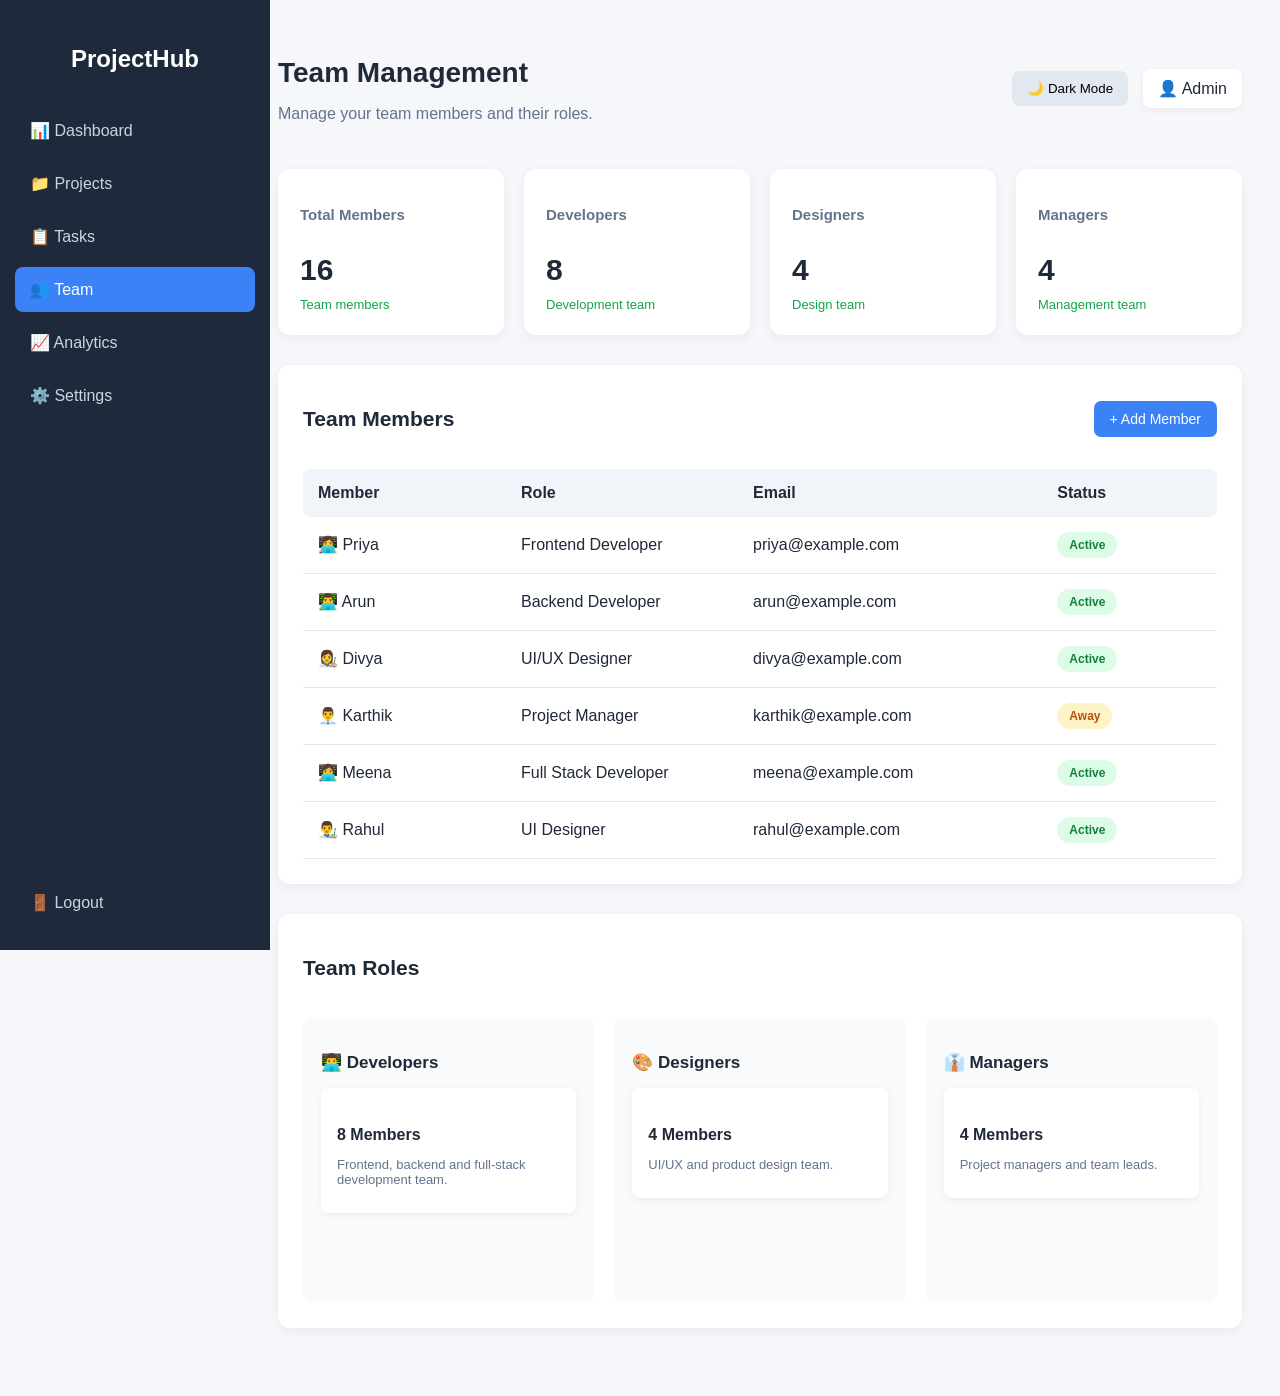
<file: team.html>
<!DOCTYPE html>
<html lang="en">

<head>
    <meta charset="UTF-8">
    <meta name="viewport" content="width=device-width, initial-scale=1.0">

    <title>Team - ProjectHub</title>

    <link rel="stylesheet" href="style.css">
</head>

<body>

    <!-- Sidebar -->

    <aside class="sidebar">

        <h2>ProjectHub</h2>

        <nav>
            <a href="index.html">📊 Dashboard</a>
            <a href="projects.html">📁 Projects</a>
            <a href="tasks.html">📋 Tasks</a>
            <a href="team.html" class="active">👥 Team</a>
            <a href="analytics.html">📈 Analytics</a>
            <a href="settings.html">⚙️ Settings</a>
        </nav>

        <div class="sidebar-bottom">
            <a href="index.html">🚪 Logout</a>
        </div>

    </aside>


    <!-- Main Content -->

    <main class="main-content">

        <!-- Header -->

        <header class="topbar">

            <div>

                <h1>Team Management</h1>

                <p>
                    Manage your team members and their roles.
                </p>

            </div>

            <div class="top-actions">

                <button id="themeBtn">
                    🌙 Dark Mode
                </button>

                <div class="profile">
                    👤 Admin
                </div>

            </div>

        </header>


        <!-- Team Statistics -->

        <section class="stats">

            <div class="card">

                <h3>Total Members</h3>

                <p class="number">
                    16
                </p>

                <span>
                    Team members
                </span>

            </div>


            <div class="card">

                <h3>Developers</h3>

                <p class="number">
                    8
                </p>

                <span>
                    Development team
                </span>

            </div>


            <div class="card">

                <h3>Designers</h3>

                <p class="number">
                    4
                </p>

                <span>
                    Design team
                </span>

            </div>


            <div class="card">

                <h3>Managers</h3>

                <p class="number">
                    4
                </p>

                <span>
                    Management team
                </span>

            </div>

        </section>


        <!-- Team Members -->

        <section class="team-section">

            <div class="section-header">

                <h2>Team Members</h2>

                <button class="add-member-btn" id="addMemberBtn">
                    + Add Member
                </button>

            </div>


            <div class="team-table">


                <!-- Header -->

                <div class="team-header">

                    <span>Member</span>
                    <span>Role</span>
                    <span>Email</span>
                    <span>Status</span>

                </div>


                <!-- Member 1 -->

                <div class="team-row">

                    <span>
                        👩‍💻 Priya
                    </span>

                    <span>
                        Frontend Developer
                    </span>

                    <span>
                        priya@example.com
                    </span>

                    <span class="member-status active-status">
                        Active
                    </span>

                </div>


                <!-- Member 2 -->

                <div class="team-row">

                    <span>
                        👨‍💻 Arun
                    </span>

                    <span>
                        Backend Developer
                    </span>

                    <span>
                        arun@example.com
                    </span>

                    <span class="member-status active-status">
                        Active
                    </span>

                </div>


                <!-- Member 3 -->

                <div class="team-row">

                    <span>
                        👩‍🎨 Divya
                    </span>

                    <span>
                        UI/UX Designer
                    </span>

                    <span>
                        divya@example.com
                    </span>

                    <span class="member-status active-status">
                        Active
                    </span>

                </div>


                <!-- Member 4 -->

                <div class="team-row">

                    <span>
                        👨‍💼 Karthik
                    </span>

                    <span>
                        Project Manager
                    </span>

                    <span>
                        karthik@example.com
                    </span>

                    <span class="member-status away-status">
                        Away
                    </span>

                </div>


                <!-- Member 5 -->

                <div class="team-row">

                    <span>
                        👩‍💻 Meena
                    </span>

                    <span>
                        Full Stack Developer
                    </span>

                    <span>
                        meena@example.com
                    </span>

                    <span class="member-status active-status">
                        Active
                    </span>

                </div>


                <!-- Member 6 -->

                <div class="team-row">

                    <span>
                        👨‍🎨 Rahul
                    </span>

                    <span>
                        UI Designer
                    </span>

                    <span>
                        rahul@example.com
                    </span>

                    <span class="member-status active-status">
                        Active
                    </span>

                </div>

            </div>

        </section>


        <!-- Team Roles -->

        <section class="task-section">

            <div class="section-header">

                <h2>Team Roles</h2>

            </div>


            <div class="task-board">


                <div class="task-column">

                    <h3>👨‍💻 Developers</h3>

                    <div class="task-card">

                        <h4>8 Members</h4>

                        <p>
                            Frontend, backend and full-stack
                            development team.
                        </p>

                    </div>

                </div>


                <div class="task-column">

                    <h3>🎨 Designers</h3>

                    <div class="task-card">

                        <h4>4 Members</h4>

                        <p>
                            UI/UX and product design team.
                        </p>

                    </div>

                </div>


                <div class="task-column">

                    <h3>👔 Managers</h3>

                    <div class="task-card">

                        <h4>4 Members</h4>

                        <p>
                            Project managers and team leads.
                        </p>

                    </div>

                </div>

            </div>

        </section>

    </main>


    <script src="script.js"></script>

</body>

</html>
</file>
<file: style.css>
css
 {
    margin: 0;
    padding: 0;
    box-sizing: border-box;
}

body {
    font-family: Arial, sans-serif;
    background: #f5f7fb;
    color: #1f2937;
    display: flex;
}

/* Sidebar */

.sidebar {
    width: 240px;
    height: 100vh;
    background: #1e293b;
    color: white;
    position: fixed;
    left: 0;
    top: 0;
    padding: 25px 15px;
}

.sidebar h2 {
    text-align: center;
    margin-bottom: 35px;
    font-size: 24px;
}

.sidebar nav {
    display: flex;
    flex-direction: column;
    gap: 8px;
}

.sidebar a {
    color: #cbd5e1;
    text-decoration: none;
    padding: 13px 15px;
    border-radius: 8px;
    display: block;
    transition: 0.3s;
}

.sidebar a:hover,
.sidebar a.active {
    background: #3b82f6;
    color: white;
}

.sidebar-bottom {
    position: absolute;
    bottom: 25px;
    width: calc(100% - 30px);
}


/* Main Content */

.main-content {
    margin-left: 240px;
    width: calc(100% - 240px);
    padding: 30px;
}


/* Top Bar */

.topbar {
    display: flex;
    justify-content: space-between;
    align-items: center;
    margin-bottom: 30px;
}

.topbar h1 {
    font-size: 28px;
    margin-bottom: 8px;
}

.topbar p {
    color: #64748b;
}

.top-actions {
    display: flex;
    align-items: center;
    gap: 15px;
}

#themeBtn {
    border: none;
    background: #e2e8f0;
    padding: 10px 15px;
    border-radius: 8px;
    cursor: pointer;
}

.profile {
    background: white;
    padding: 10px 15px;
    border-radius: 8px;
    box-shadow: 0 2px 8px rgba(0,0,0,0.05);
}


/* Statistics Cards */

.stats {
    display: grid;
    grid-template-columns: repeat(4, 1fr);
    gap: 20px;
    margin-bottom: 30px;
}

.card {
    background: white;
    padding: 22px;
    border-radius: 12px;
    box-shadow: 0 3px 12px rgba(0,0,0,0.06);
}

.card h3 {
    font-size: 15px;
    color: #64748b;
    margin-bottom: 10px;
}

.number {
    font-size: 30px;
    font-weight: bold;
    margin-bottom: 8px;
}

.card span {
    font-size: 13px;
    color: #16a34a;
}


/* Section */

.projects-section,
.task-section {
    background: white;
    padding: 25px;
    border-radius: 12px;
    margin-bottom: 30px;
    box-shadow: 0 3px 12px rgba(0,0,0,0.06);
}

.section-header {
    display: flex;
    justify-content: space-between;
    align-items: center;
    margin-bottom: 20px;
}

.section-header h2 {
    font-size: 21px;
}

.add-btn {
    border: none;
    background: #3b82f6;
    color: white;
    padding: 10px 16px;
    border-radius: 7px;
    cursor: pointer;
}

.add-btn:hover {
    background: #2563eb;
}


/* Project Table */

.project-table {
    width: 100%;
}

.table-header,
.table-row {
    display: grid;
    grid-template-columns: 2fr 1.5fr 1fr 1.2fr;
    align-items: center;
    gap: 15px;
    padding: 15px 10px;
}

.table-header {
    background: #f1f5f9;
    font-weight: bold;
    border-radius: 7px;
}

.table-row {
    border-bottom: 1px solid #e2e8f0;
}

.status {
    padding: 6px 10px;
    border-radius: 20px;
    text-align: center;
    font-size: 12px;
    width: fit-content;
}

.status.progress {
    background: #dbeafe;
    color: #2563eb;
}

.status.completed {
    background: #dcfce7;
    color: #15803d;
}

.status.pending {
    background: #fef3c7;
    color: #b45309;
}


/* Task Board */

.task-board {
    display: grid;
    grid-template-columns: repeat(3, 1fr);
    gap: 20px;
}

.task-column {
    background: #f8fafc;
    padding: 18px;
    border-radius: 10px;
    min-height: 250px;
}

.task-column h3 {
    margin-bottom: 15px;
    font-size: 17px;
}

.task-card {
    background: white;
    padding: 16px;
    margin-bottom: 12px;
    border-radius: 8px;
    box-shadow: 0 2px 7px rgba(0,0,0,0.06);
}

.task-card h4 {
    margin-bottom: 8px;
}

.task-card p {
    font-size: 13px;
    color: #64748b;
    margin-bottom: 10px;
}

.task-card small {
    color: #475569;
}


/* Dark Mode */

body.dark-mode {
    background: #0f172a;
    color: #e2e8f0;
}

body.dark-mode .topbar p {
    color: #94a3b8;
}

body.dark-mode .card,
body.dark-mode .projects-section,
body.dark-mode .task-section,
body.dark-mode .profile,
body.dark-mode .task-card {
    background: #1e293b;
    color: #e2e8f0;
}

body.dark-mode .table-header {
    background: #334155;
}

body.dark-mode .table-row {
    border-color: #334155;
}

body.dark-mode .task-column {
    background: #1e293b;
}

body.dark-mode #themeBtn {
    background: #334155;
    color: white;
}


/* Responsive Design */

@media (max-width: 1000px) {

    .stats {
        grid-template-columns: repeat(2, 1fr);
    }

    .task-board {
        grid-template-columns: 1fr;
    }
}


@media (max-width: 700px) {

    .sidebar {
        width: 70px;
        padding: 20px 8px;
    }

    .sidebar h2 {
        font-size: 0;
    }

    .sidebar h2::after {
        content: "PH";
        font-size: 20px;
    }

    .sidebar a {
        font-size: 0;
        text-align: center;
    }

    .sidebar a::first-letter {
        font-size: 20px;
    }

    .main-content {
        margin-left: 70px;
        width: calc(100% - 70px);
        padding: 20px;
    }

    .topbar {
        flex-direction: column;
        align-items: flex-start;
        gap: 15px;
    }

    .stats {
        grid-template-columns: 1fr;
    }

    .table-header {
        display: none;
    }

    .table-row {
        grid-template-columns: 1fr;
        gap: 8px;
        padding: 15px;
    }
}
/* Charts & Analytics */

.analytics-section {
    background: white;
    padding: 25px;
    border-radius: 12px;
    margin-bottom: 30px;
    box-shadow: 0 3px 12px rgba(0, 0, 0, 0.06);
}

.charts-container {
    display: grid;
    grid-template-columns: 1.5fr 1fr;
    gap: 20px;
}

.chart-card {
    background: #f8fafc;
    padding: 20px;
    border-radius: 10px;
}

.chart-card h3 {
    margin-bottom: 20px;
}


/* Progress Bars */

.bar-item {
    margin-bottom: 20px;
}

.bar-item > span {
    display: block;
    margin-bottom: 7px;
    font-size: 14px;
    font-weight: 600;
}

.bar {
    width: 100%;
    height: 28px;
    background: #e2e8f0;
    border-radius: 20px;
    overflow: hidden;
}

.bar-fill {
    height: 100%;
    background: #3b82f6;
    color: white;
    display: flex;
    align-items: center;
    justify-content: flex-end;
    padding-right: 10px;
    font-size: 12px;
    font-weight: bold;
    border-radius: 20px;
}


/* Task Statistics */

.task-stats {
    display: flex;
    justify-content: space-around;
    align-items: center;
    min-height: 180px;
}

.stat-circle {
    width: 90px;
    height: 90px;
    border-radius: 50%;
    background: #dbeafe;
    display: flex;
    flex-direction: column;
    justify-content: center;
    align-items: center;
}

.stat-circle strong {
    font-size: 22px;
}

.stat-circle span {
    font-size: 12px;
    color: #64748b;
}


/* Dark Mode */

body.dark-mode .analytics-section {
    background: #1e293b;
}

body.dark-mode .chart-card {
    background: #0f172a;
}

body.dark-mode .bar {
    background: #334155;
}

body.dark-mode .stat-circle {
    background: #334155;
}

body.dark-mode .stat-circle span {
    color: #cbd5e1;
}


/* Responsive Charts */

@media (max-width: 900px) {

    .charts-container {
        grid-template-columns: 1fr;
    }

}

@media (max-width: 600px) {

    .task-stats {
        flex-direction: column;
        gap: 15px;
    }

}
/* Team Management */

.team-section {
    background: white;
    padding: 25px;
    border-radius: 12px;
    margin-bottom: 30px;
    box-shadow: 0 3px 12px rgba(0, 0, 0, 0.06);
}

.add-member-btn {
    border: none;
    background: #3b82f6;
    color: white;
    padding: 10px 16px;
    border-radius: 7px;
    cursor: pointer;
    font-size: 14px;
}

.add-member-btn:hover {
    background: #2563eb;
}

.team-table {
    width: 100%;
}

.team-header,
.team-row {
    display: grid;
    grid-template-columns: 1.3fr 1.5fr 2fr 1fr;
    align-items: center;
    gap: 15px;
    padding: 15px;
}

.team-header {
    background: #f1f5f9;
    font-weight: bold;
    border-radius: 7px;
}

.team-row {
    border-bottom: 1px solid #e2e8f0;
}

.member-status {
    width: fit-content;
    padding: 6px 12px;
    border-radius: 20px;
    font-size: 12px;
    font-weight: 600;
}

.active-status {
    background: #dcfce7;
    color: #15803d;
}

.away-status {
    background: #fef3c7;
    color: #b45309;
}


/* Team Dark Mode */

body.dark-mode .team-section {
    background: #1e293b;
}

body.dark-mode .team-header {
    background: #334155;
}

body.dark-mode .team-row {
    border-color: #334155;
}


/* Team Responsive */

@media (max-width: 800px) {

    .team-header {
        display: none;
    }

    .team-row {
        grid-template-columns: 1fr;
        gap: 8px;
        padding: 18px;
    }

}
/* Notifications & Deadlines */

.bottom-section {
    display: grid;
    grid-template-columns: 1fr 1fr;
    gap: 20px;
    margin-bottom: 30px;
}

.info-card {
    background: white;
    padding: 25px;
    border-radius: 12px;
    box-shadow: 0 3px 12px rgba(0, 0, 0, 0.06);
}

.info-header {
    display: flex;
    justify-content: space-between;
    align-items: center;
    margin-bottom: 20px;
}

.notification-count {
    background: #ef4444;
    color: white;
    width: 25px;
    height: 25px;
    border-radius: 50%;
    display: flex;
    align-items: center;
    justify-content: center;
    font-size: 12px;
}

.notification {
    display: flex;
    gap: 12px;
    padding: 15px 0;
    border-bottom: 1px solid #e2e8f0;
}

.notification-icon {
    font-size: 22px;
}

.notification h4 {
    margin-bottom: 5px;
}

.notification p {
    font-size: 13px;
    color: #64748b;
    margin-bottom: 5px;
}

.notification small {
    color: #94a3b8;
}

.deadline {
    display: flex;
    justify-content: space-between;
    align-items: center;
    padding: 16px 0;
    border-bottom: 1px solid #e2e8f0;
}

.deadline h4 {
    margin-bottom: 5px;
}

.deadline p {
    color: #64748b;
    font-size: 13px;
}

.deadline span {
    background: #dbeafe;
    color: #2563eb;
    padding: 7px 10px;
    border-radius: 6px;
    font-size: 12px;
    font-weight: bold;
}


/* Dark Mode */

body.dark-mode .info-card {
    background: #1e293b;
}

body.dark-mode .notification,
body.dark-mode .deadline {
    border-color: #334155;
}

body.dark-mode .notification p,
body.dark-mode .deadline p {
    color: #94a3b8;
}


/* Responsive */

@media (max-width: 800px) {

    .bottom-section {
        grid-template-columns: 1fr;
    }

}
/* Settings Page */

.settings-section {
    display: grid;
    gap: 20px;
    margin-bottom: 30px;
}

.settings-card {
    background: white;
    padding: 25px;
    border-radius: 12px;
    box-shadow: 0 3px 12px rgba(0, 0, 0, 0.06);
}

.settings-card h2 {
    margin-bottom: 8px;
}

.settings-description {
    color: #64748b;
    margin-bottom: 20px;
    font-size: 14px;
}

.form-group {
    margin-bottom: 18px;
}

.form-group label {
    display: block;
    margin-bottom: 7px;
    font-weight: 600;
}

.form-group input {
    width: 100%;
    max-width: 500px;
    padding: 11px 12px;
    border: 1px solid #cbd5e1;
    border-radius: 7px;
    font-size: 14px;
    box-sizing: border-box;
}

.form-group input:focus {
    outline: none;
    border-color: #3b82f6;
}

.save-btn {
    border: none;
    background: #3b82f6;
    color: white;
    padding: 11px 18px;
    border-radius: 7px;
    cursor: pointer;
    font-size: 14px;
}

.save-btn:hover {
    background: #2563eb;
}

.setting-option {
    display: flex;
    justify-content: space-between;
    align-items: center;
    gap: 20px;
    padding: 15px 0;
    border-bottom: 1px solid #e2e8f0;
}

.setting-option:last-child {
    border-bottom: none;
}

.setting-option h4 {
    margin-bottom: 5px;
}

.setting-option p {
    color: #64748b;
    font-size: 13px;
}

.setting-option input[type="checkbox"] {
    width: 20px;
    height: 20px;
}

.theme-settings-btn {
    border: none;
    background: #3b82f6;
    color: white;
    padding: 10px 15px;
    border-radius: 7px;
    cursor: pointer;
}

body.dark-mode .settings-card {
    background: #1e293b;
}

body.dark-mode .settings-description,
body.dark-mode .setting-option p {
    color: #94a3b8;
}

body.dark-mode .setting-option {
    border-color: #334155;
}

body.dark-mode .form-group input {
    background: #0f172a;
    color: white;
    border-color: #475569;
}

@media (max-width: 600px) {

    .setting-option {
        flex-direction: column;
        align-items: flex-start;
    }

}
</file>
